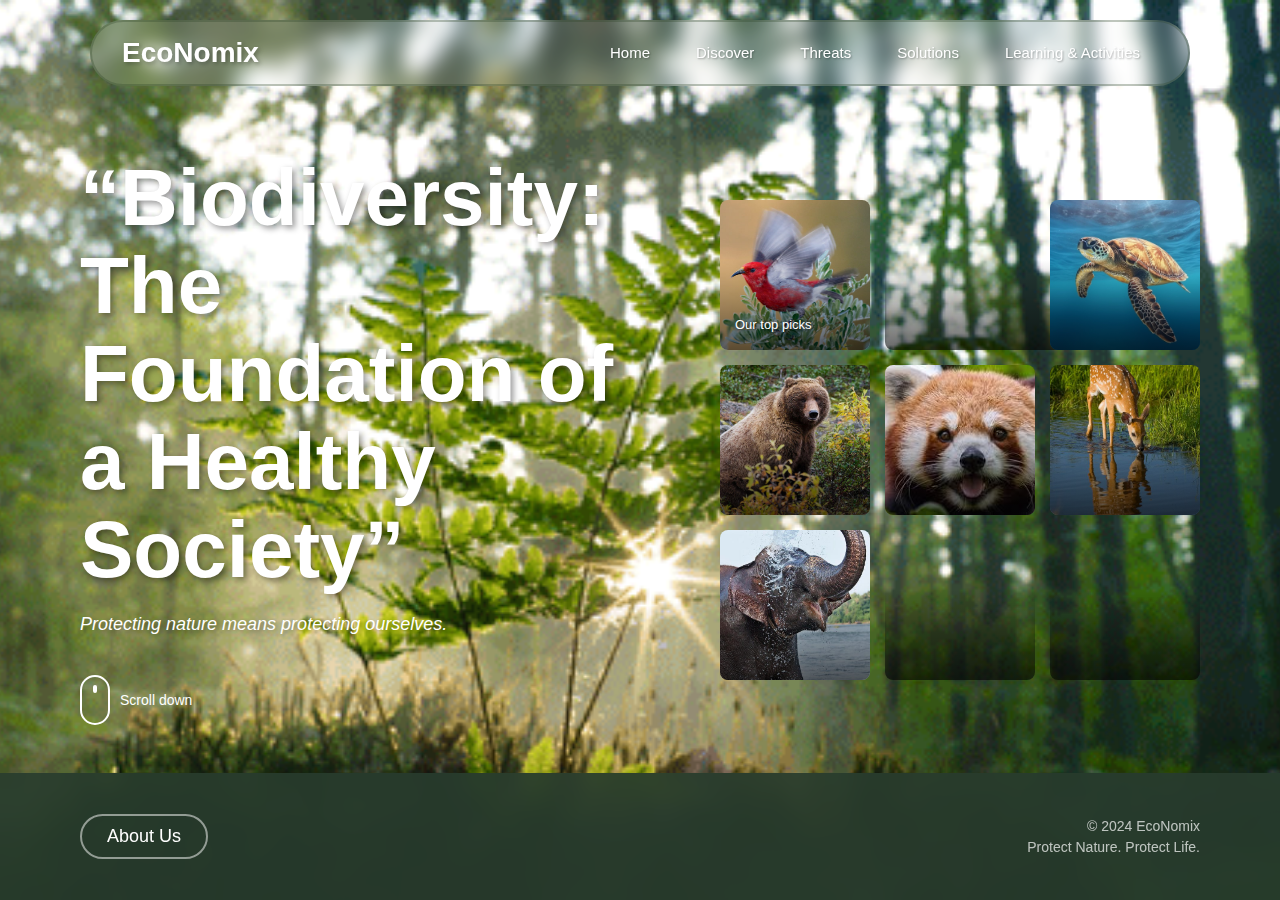
<file: index.html>
<!DOCTYPE html>
<html>
<head>
    <title>Home Page</title>
    <link rel="stylesheet" type="text/css" href="style.css">
</head>

<body>
    <div class="main">
        <div class="top">
            <div class="topleft">
                <p><a href="home.html">EcoNomix</a></p>
            </div>
            <div class="topright">
                <ul>
                    <li><a href="index.html">Home</a></li>
                    <li><a href="map.html">Discover</a></li>
                    <li><a href="threatsimpact.html">Threats</a></li>
                    <li><a href="solutions.html">Solutions</a></li>
                    <li><a href="discover.html">Learning & Activities</a></li>
                </ul>
            </div>
        </div>

        <div class="center">
            <div class="leftc">
                <h1>“Biodiversity: The Foundation of a Healthy Society”</h1>
                <p>Protecting nature means protecting ourselves.</p>
                <div class="scroll-indicator">
                    <div class="scroll-icon"></div>
                    <span>Scroll down</span>
                </div>
            </div>

            <div class="rightc">
                <div class="grid-item item1">
                    <p>Our top picks</p>
                </div>
                <div class="grid-item item2">
                    <p></p>
                </div>
                <div class="grid-item item3"></div>
                
                <div class="grid-item item4"></div>
                <div class="grid-item item5">
                    <p></p>
                </div>
                <div class="grid-item item6"></div>
                
                <div class="grid-item item7"></div>
                <div class="grid-item item8"></div>
                <div class="grid-item item9"></div>
            </div>
        </div>

        <div class="bottom">
            <footer>
                <div class="footer-left">
                    <a href="about.html" class="about-link">About Us</a>
                </div>
                <div class="footer-right">
                    <p>&copy; 2024 EcoNomix</p>
                    <p>Protect Nature. Protect Life.</p>
                </div>
            </footer>
        </div>
    </div>
</body>
</html>
</file>
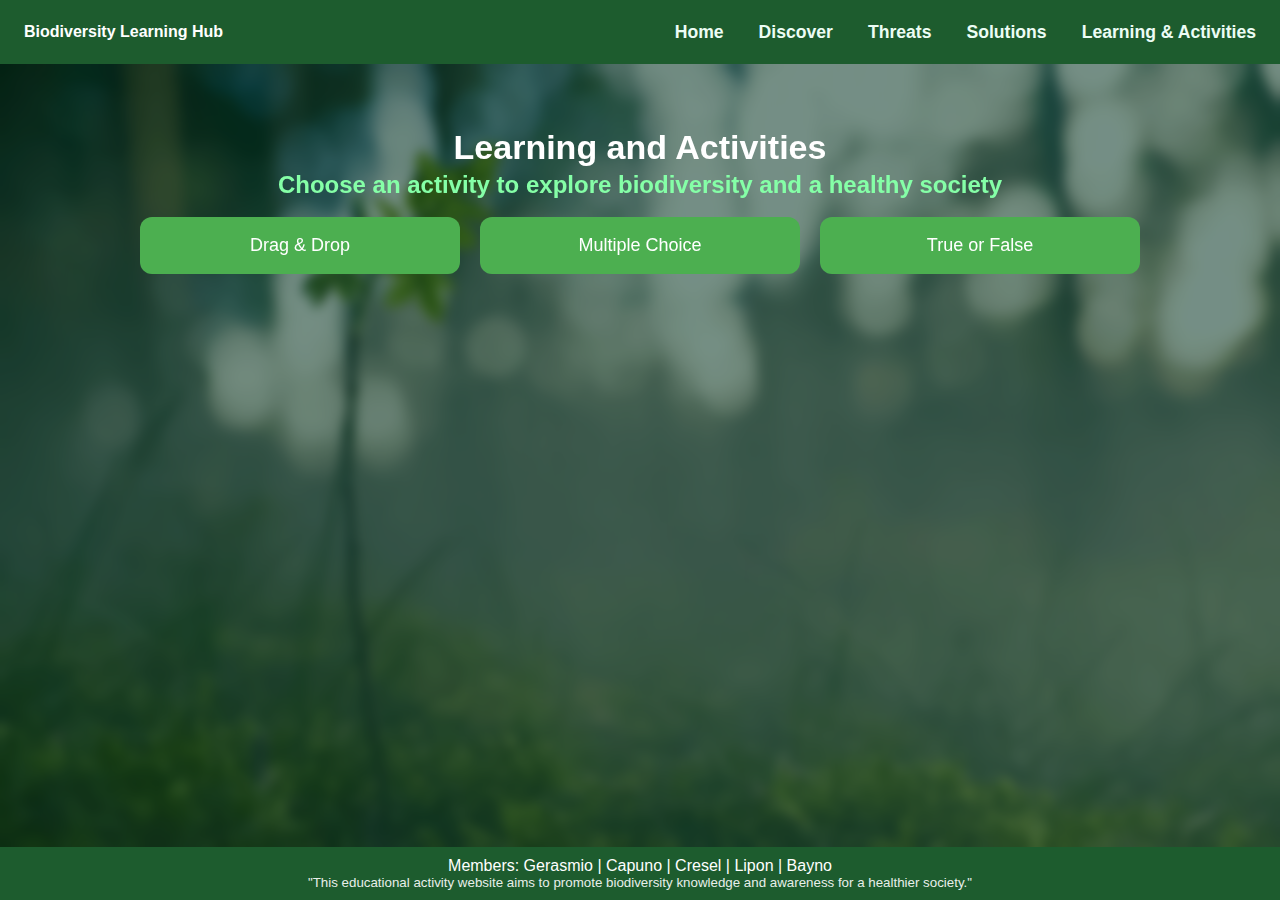
<file: discover.html>
<!DOCTYPE html>
<html lang="en">
<head>
<meta charset="utf-8" />
<meta name="viewport" content="width=device-width,initial-scale=1" />
<title>Learning and Activities</title>
<style>
*{box-sizing:border-box}
html,body{height:100%;margin:0;font-family:Arial,Helvetica,sans-serif;color:#ffffff}
body{background-image:url('img/home.jpg');background-size:cover;background-position:center;}

header{height:64px;background:#1d5c2e;color:#fff;display:flex;align-items:center;justify-content:space-between;padding:0 24px}
.brand{font-weight:700}
nav{display:flex;gap:18px}
nav div{cursor:default}

main{min-height:calc(100vh - 124px);padding:28px 20px;text-align:center}
h1{margin:8px 0 4px;font-size:28px}
h2{margin:0 0 18px;color:#85ffa7;font-weight:600}

.actions{display:flex;gap:20px;justify-content:center;flex-wrap:wrap;text-align:center}
.btn{background:#4caf50;color:#fff;border:0;padding:18px 28px;border-radius:12px;font-size:18px;cursor:pointer;min-width:320px;display:flex;justify-content:center;align-items:center}
.btn:hover{background:#3b9f3f}

.activity{display:none;height:calc(100vh - 64px);overflow:hidden}
.activity.fullscreen{display:flex;flex-direction:column;align-items:center;justify-content:flex-start;padding:22px;background-size:cover;background-position:center}

.top-controls{width:100%;display:flex;justify-content:space-between;gap:10px;align-items:center;margin-bottom:12px}
.control-left{display:flex;gap:10px}
.exit,.restart{background:#c62828;color:#fff;border:0;padding:8px 12px;border-radius:8px;cursor:pointer}
.restart{background:#1b5e20}

.drop-row{display:flex;gap:20px;width:100%;max-width:1100px;margin:18px auto;justify-content:center}
.dropzone{flex:1;min-height:180px;border:3px dashed rgba(27,94,32,0.9);border-radius:16px;background:rgba(1, 50, 32, 0.6);display:flex;align-items:center;justify-content:center;font-weight:700}
#dragArea{display:flex;flex-wrap:wrap;gap:10px;justify-content:center;max-width:1100px;margin:16px auto;padding:8px;overflow:auto}
.drag-item{width:110px;height:110px;border-radius:10px;border:2px solid #23723a;object-fit:cover;cursor:grab;transition:transform .15s,box-shadow .15s}
.drag-item:active{transform:scale(1.08);box-shadow:0 8px 20px rgba(0,0,0,.25)}
.dropzone.highlight{background:rgba(165,244,165,0.8);border-color:#00c853}


.question{font-size:22px;margin:14px 0}
.choices{display:flex;flex-direction:column;gap:12px;align-items:center}
.choice{
  width:300px;           
  height:60px;           
  line-height:60px;      
  border-radius:10px;
  border:2px solid #2e7d32;
  background:#458551;
  cursor:pointer;
  text-align:center;
  font-size:18px;
  transition:background 0.2s,transform 0.15s;
}
.choice:hover{background:#046c38;transform:scale(1.05)}


.tfBtns{display:flex;gap:18px;justify-content:center;margin-top:12px}
.tfBtns button{
  padding:14px 28px;
  border-radius:8px;
  border:0;
  background:#4caf50;
  color:#fff;
  font-size:18px;
  cursor:pointer;
  transition:background 0.2s,transform 0.15s;
}
.tfBtns button:hover{background:#81c784;transform:scale(1.05)}


footer{position:fixed;left:0;right:0;bottom:0;background:#1d5c2e;color:#fff;padding:10px 14px;text-align:center}
footer small{display:block;opacity:.9}


@media(min-width:900px){h1{font-size:34px}}




#menu {
  position: relative;
  min-height: calc(100vh - 124px); 
}

#menu .overlay {
  position: absolute;
  top: 0;
  left: 0;
  width: 100%;
  height: 101%;
  background: rgba(1,50,32,0.55); 
  backdrop-filter: blur(6px);    
  z-index: 0;                     
}

#menu .overlay-content {
  position: relative;
  z-index: 1;      
  color: #fff;
  text-align: center;
  padding: 28px 20px;
}

#menu .overlay h2 {
  color: #c8ffc8;   
  margin-bottom: 24px;
}

#menu .overlay .btn {
  background: #4caf50;
  color: #fff;
  font-weight: 600;
  box-shadow: 0 4px 12px rgba(0,0,0,0.3);
  transition: background 0.2s, transform 0.15s, box-shadow 0.15s;
}

#menu .overlay .btn:hover {
  background: #3b9f3f;
  transform: scale(1.05);
  box-shadow: 0 6px 18px rgba(0,0,0,0.4);
}



</style>
</head>
<body>

<header>
  <div class="brand">Biodiversity Learning Hub</div>
  <div>
            <ul style="
                list-style:none;
                display:flex;
                gap:35px;
                margin:0;
                padding:0;
                font-size:1.1rem;
                font-weight:600;
            ">
                <li><a href="index.html" style="color:#ecfdf5;text-decoration:none;">Home</a></li>
                <li><a href="map.html" style="color:#ecfdf5;text-decoration:none;">Discover</a></li>
                <li><a href="threatsimpact.html" style="color:#ecfdf5;text-decoration:none;">Threats</a></li>
                 <li><a href="solutions.html" style="color:#ecfdf5;text-decoration:none;">Solutions</a></li>
                <li><a href="discover.html" style="color:#ecfdf5;text-decoration:none;">Learning & Activities</a></li>
            </ul>
        </div>
</header>

<main id="menu">
  <div class="overlay"></div> 
  
  <div class="overlay-content">
    <h1>Learning and Activities</h1>
    <h2>Choose an activity to explore biodiversity and a healthy society</h2>

    <div class="actions">
      <button class="btn" id="btnDrag">Drag & Drop</button>
      <button class="btn" id="btnMCQ">Multiple Choice</button>
      <button class="btn" id="btnTF">True or False</button>
    </div>

    
  </div>
</main>


<!-- Drag & Drop activity -->
<section id="dragActivity" class="activity fullscreen" style="background-image:url('');">
  <div class="top-controls">
    <div class="control-left">
      <button class="exit" id="exitDrag">Exit</button>
      <button class="restart" id="restartDrag">Restart</button>
    </div>
    <div style="font-weight:700;color:#08361a"></div>
    <div></div>
  </div>

  <div class="drop-row">
    <div class="dropzone" id="bioZone">Biodegradable</div>
    <div class="dropzone" id="nonBioZone">Non-Biodegradable</div>
  </div>

  <div id="dragArea" aria-label="drag items area"></div>
</section>

<!-- MCQ -->
<section id="mcqActivity" class="activity fullscreen" style="background-image:url('img/mc.jpg');">
  <div class="top-controls">
    <div class="control-left">
      <button class="exit" id="exitMCQ">Exit</button>
      <button class="restart" id="restartMCQ">Restart</button>
    </div>
    <div style="font-weight:700;color:#86fcb3"></div>
    <div></div>
  </div>

  <div style="flex:1;display:flex;flex-direction:column;align-items:center;justify-content:center">
    <div class="question" id="mcqQuestion"></div>
    <div class="choices" id="mcqChoices"></div>
    <div style="margin-top:18px;font-weight:700" id="mcqScore"></div>
  </div>
</section>

<!-- True/False -->
<section id="tfActivity" class="activity fullscreen" style="background-image:url('img/tf.jpg');">
  <div class="top-controls">
    <div class="control-left">
      <button class="exit" id="exitTF">Exit</button>
      <button class="restart" id="restartTF">Restart</button>
    </div>
    <div style="font-weight:700;color:#08361a"></div>
    <div></div>
  </div>

  <div style="flex:1;display:flex;flex-direction:column;align-items:center;justify-content:center">
    <div class="question" id="tfQuestion"></div>
    <div class="tfBtns">
      <button id="btnTrue">True</button>
      <button id="btnFalse">False</button>
    </div>
    <div style="margin-top:18px;font-weight:700" id="tfScore"></div>
  </div>
</section>

<footer id="pageFooter">
  Members: Gerasmio | Capuno | Cresel | Lipon | Bayno
  <small>"This educational activity website aims to promote biodiversity knowledge and awareness for a healthier society."</small>
</footer>

<script>
/* ========== DATA ARRAYS ========== */
const dragItems = [
  {img:'img/banana.webp', type:'bio'},
  {img:'img/leaves3.avif', type:'bio'},
  {img:'img/paper2.webp', type:'bio'},
  {img:'img/apple.avif', type:'bio'},
  {img:'img/eggshell.webp', type:'bio'},
  {img:'img/grass.jpg', type:'bio'},
  {img:'img/cardboard3.jpg', type:'bio'},
  {img:'img/rice.jpg', type:'bio'},
  {img:'img/corn.jpg', type:'bio'},
  {img:'img/bottle.jpg', type:'non'},
  {img:'img/can.jpg', type:'non'},
  {img:'img/plastic.jpg', type:'non'},
  {img:'img/styrofoam.jpg', type:'non'},
  {img:'img/straw.avif', type:'non'},
  {img:'img/toyplastic.jpg', type:'non'}
];

let mcqQ = [
  {q:'Biodiversity provides humans with?',c:['Food and clean air','Robots','Concrete'],a:'Food and clean air'},
  {q:'What habitat supports coral species?',c:['Roads','Desert','Coral reefs'],a:'Coral reefs'},
  {q:'Mangroves help by?',c:['Adding trash','Reducing storm damage','Making smoke'],a:'Reducing storm damage'},
  {q:'Bees are important because they?',c:['Create plastic','Pollinate plants','Break trees'],a:'Pollinate plants'},
  {q:'Which ecosystem cleans water?',c:['Factories','Wetlands','Traffic'],a:'Wetlands'},
  {q:'Plants give?',c:['Smoke','Metal','Oxygen'],a:'Oxygen'},
  {q:'Marine biodiversity is highest in?',c:['Parking lots','Coral reefs','Subway'],a:'Coral reefs'},
  {q:'Trees help climate by?',c:['Absorbing CO₂','Making noise','Producing plastic'],a:'Absorbing CO₂'},
  {q:'Pollution affects?',c:['No one','Only rocks','All living organisms'],a:'All living organisms'},
  {q:'Which supports fish breeding?',c:['Concrete floor','Seagrass beds','Trash piles'],a:'Seagrass beds'},
  {q:'A healthy society needs?',c:['Broken rivers','Healthy ecosystems','Trash dumps'],a:'Healthy ecosystems'},
  {q:'Coral bleaching happens due to?',c:['Warm water','Cold food','Music'],a:'Warm water'},
  {q:'Overfishing causes?',c:['Species decline','More fish','Cleaner ocean'],a:'Species decline'},
  {q:'Trees prevent?',c:['Soil erosion','Littering','Wi-Fi drop'],a:'Soil erosion'},
  {q:'Less biodiversity means?',c:['Weaker ecosystems','Stronger storms','More malls'],a:'Weaker ecosystems'}
];

let tfQ = [
  {q:'Plants produce oxygen.',a:true},
  {q:'Pollution improves habitat.',a:false},
  {q:'Recycling can help protect biodiversity.',a:true},
  {q:'Overfishing harms ocean balance.',a:true},
  {q:'Forests provide oxygen.',a:true},
  {q:'Plastic has no effect on marine life.',a:false},
  {q:'Oceans affect climate.',a:true},
  {q:'Wetlands filter water.',a:true},
  {q:'Bees are pollinators.',a:true},
  {q:'Coral reefs are unaffected by warming.',a:false},
  {q:'Healthy biodiversity supports society.',a:true},
  {q:'Cutting trees increases oxygen.',a:false},
  {q:'Mangroves protect coastlines.',a:true},
  {q:'Trash in seas is safe for fish.',a:false},
  {q:'Diverse species mean stronger ecosystems.',a:true}
];

function shuffle(a){return a.sort(()=>Math.random()-0.5)}


function hideMenu(){
    document.getElementById('menu').style.display='none';
    document.getElementById('pageFooter').style.display='none';
    document.body.style.overflow='hidden';
}

function showMenu(){
    document.getElementById('menu').style.display='block';
    document.getElementById('pageFooter').style.display='block';
    document.querySelectorAll('.activity').forEach(a=>a.style.display='none');
    document.body.style.backgroundImage="url('img/smoke foresttt.gif')";
    document.body.style.overflow='auto';
}

/* ========== DRAG & DROP ========== */
let dragScore=0, draggedCount=0;
function startDragDrop(){
    hideMenu();
    dragScore=0; draggedCount=0;
    const section=document.getElementById('dragActivity');
    section.style.display='flex';
    document.body.style.backgroundImage="url('img/smoke foresttt.gif')";
    const area=document.getElementById('dragArea');
    area.innerHTML='';
    const items = shuffle(dragItems.slice());
    items.forEach(it=>{
        const img=document.createElement('img');
        img.src=it.img; img.className='drag-item'; img.draggable=true; img.dataset.type=it.type;
        img.addEventListener('dragstart', e=>e.dataTransfer.setData('type', it.type));
        area.appendChild(img);
    });
}

/* Drop zones */
['bioZone','nonBioZone'].forEach(id=>{
    const z=document.getElementById(id);
    z.ondragover=e=>{e.preventDefault(); z.classList.add('highlight');};
    z.ondragleave=()=> z.classList.remove('highlight');
    z.ondrop=e=>{
        e.preventDefault(); z.classList.remove('highlight');
        const type = e.dataTransfer.getData('type'); draggedCount++;
        if((type==='bio' && id==='bioZone')||(type==='non' && id==='nonBioZone')) dragScore++;
        if(draggedCount===dragItems.length) setTimeout(()=>alert(`Drag & Drop complete! Score: ${dragScore}/${dragItems.length}`),200);
    };
});

/* ========== MCQ ========== */
let mcIndex=0, mcScore=0;
function startMCQ(){
    hideMenu();
    mcIndex=0; mcScore=0;
    shuffle(mcqQ);
    document.getElementById('mcqActivity').style.display='flex';
    document.body.style.backgroundImage="url('img/wpforest5.jpg')";
    renderMCQ();
}
function renderMCQ(){
    if(mcIndex>=mcqQ.length){ alert(`Multiple Choice completed! Score: ${mcScore}/${mcqQ.length}`); return; }
    const q = mcqQ[mcIndex];
    document.getElementById('mcqQuestion').textContent = q.q;
    const choices = document.getElementById('mcqChoices');
    choices.innerHTML='';
    q.c.forEach(ch=>{
        const d = document.createElement('div'); d.className='choice'; d.textContent = ch;
        d.onclick = ()=>{ if(ch===q.a) mcScore++; mcIndex++; renderMCQ(); };
        choices.appendChild(d);
    });
}

/* ========== TRUE / FALSE ========== */
let tfIndex=0, tfScore=0;
function startTF(){
    hideMenu();
    tfIndex=0; tfScore=0;
    shuffle(tfQ);
    document.getElementById('tfActivity').style.display='flex';
    document.body.style.backgroundImage="url('img/wpforest.jpg')";
    renderTF();
}
function renderTF(){
    if(tfIndex>=tfQ.length){ alert(`True/False completed! Score: ${tfScore}/${tfQ.length}`); return; }
    document.getElementById('tfQuestion').textContent = tfQ[tfIndex].q;
}
document.getElementById('btnTrue').onclick=()=>{
    if(tfIndex<tfQ.length){ if(tfQ[tfIndex].a===true) tfScore++; tfIndex++; renderTF(); }
};
document.getElementById('btnFalse').onclick=()=>{
    if(tfIndex<tfQ.length){ if(tfQ[tfIndex].a===false) tfScore++; tfIndex++; renderTF(); }
};

/* Buttons */
document.getElementById('btnDrag').onclick=startDragDrop;
document.getElementById('btnMCQ').onclick=startMCQ;
document.getElementById('btnTF').onclick=startTF;
['exitDrag','exitMCQ','exitTF'].forEach(id=>document.getElementById(id).onclick=showMenu);
['restartDrag','restartMCQ','restartTF'].forEach(id=>{
    document.getElementById(id).onclick=()=>{
        if(id==='restartDrag') startDragDrop();
        if(id==='restartMCQ') startMCQ();
        if(id==='restartTF') startTF();
    };
});


showMenu();

</script>
</body>
</html>
</file>
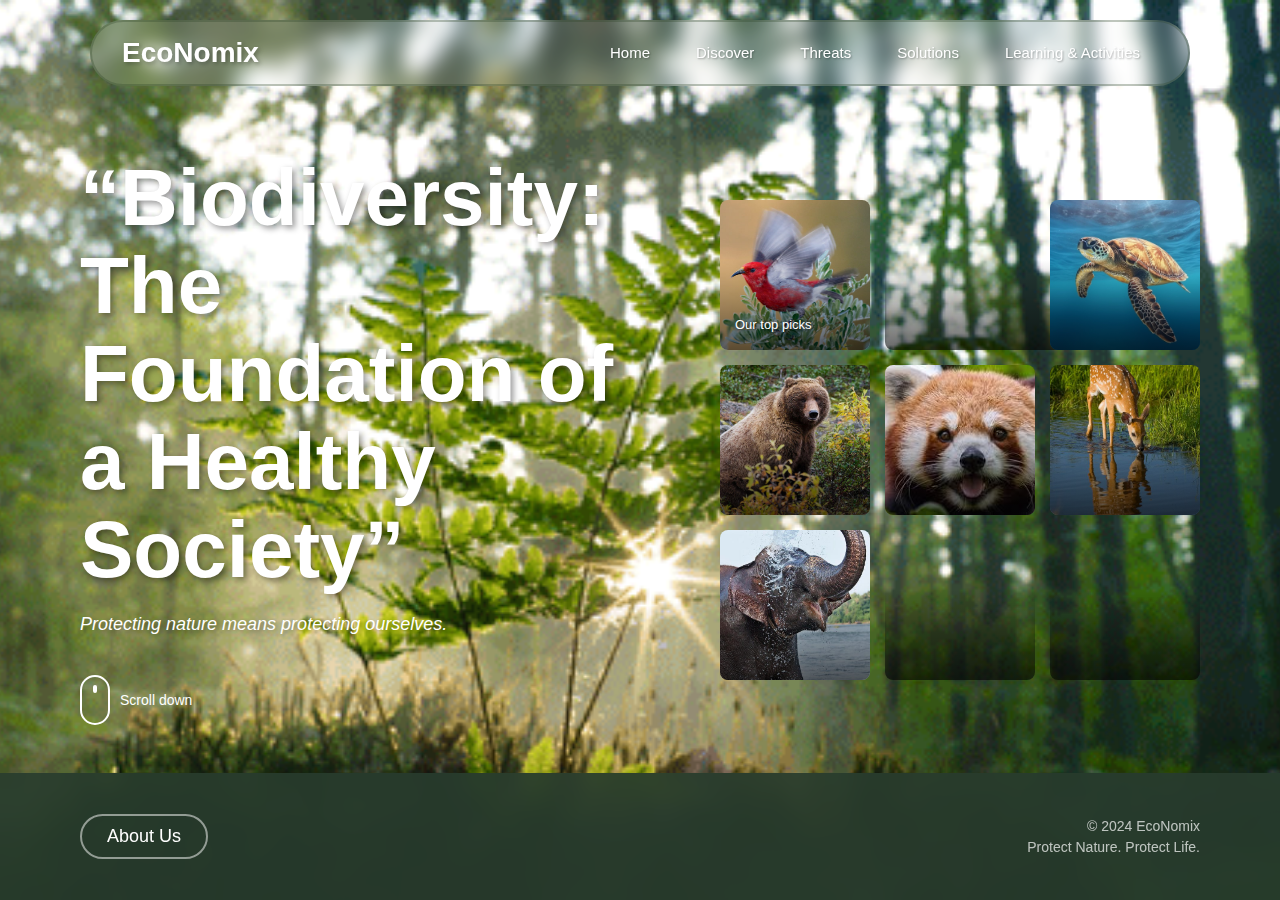
<file: home.html>
<!DOCTYPE html>
<html>
<head>
    <title>Home Page</title>
    <link rel="stylesheet" type="text/css" href="style.css">
</head>

<body>
    <div class="main">
        <div class="top">
            <div class="topleft">
                <p><a href="home.html">EcoNomix</a></p>
            </div>
            <div class="topright">
                <ul>
                    <li><a href="home.html">Home</a></li>
                    <li><a href="map.html">Discover</a></li>
                    <li><a href="threatsimpact.html">Threats</a></li>
                    <li><a href="solutions.html">Solutions</a></li>
                    <li><a href="index.html">Learning & Activities</a></li>
                </ul>
            </div>
        </div>

        <div class="center">
            <div class="leftc">
                <h1>“Biodiversity: The Foundation of a Healthy Society”</h1>
                <p>Protecting nature means protecting ourselves.</p>
                <div class="scroll-indicator">
                    <div class="scroll-icon"></div>
                    <span>Scroll down</span>
                </div>
            </div>

            <div class="rightc">
                <div class="grid-item item1">
                    <p>Our top picks</p>
                </div>
                <div class="grid-item item2">
                    <p></p>
                </div>
                <div class="grid-item item3"></div>
                
                <div class="grid-item item4"></div>
                <div class="grid-item item5">
                    <p></p>
                </div>
                <div class="grid-item item6"></div>
                
                <div class="grid-item item7"></div>
                <div class="grid-item item8"></div>
                <div class="grid-item item9"></div>
            </div>
        </div>

        <div class="bottom">
            <footer>
                <div class="footer-left">
                    <a href="about.html" class="about-link">About Us</a>
                </div>
                <div class="footer-right">
                    <p>&copy; 2024 EcoNomix</p>
                    <p>Protect Nature. Protect Life.</p>
                </div>
            </footer>
        </div>
    </div>
</body>
</html>
</file>
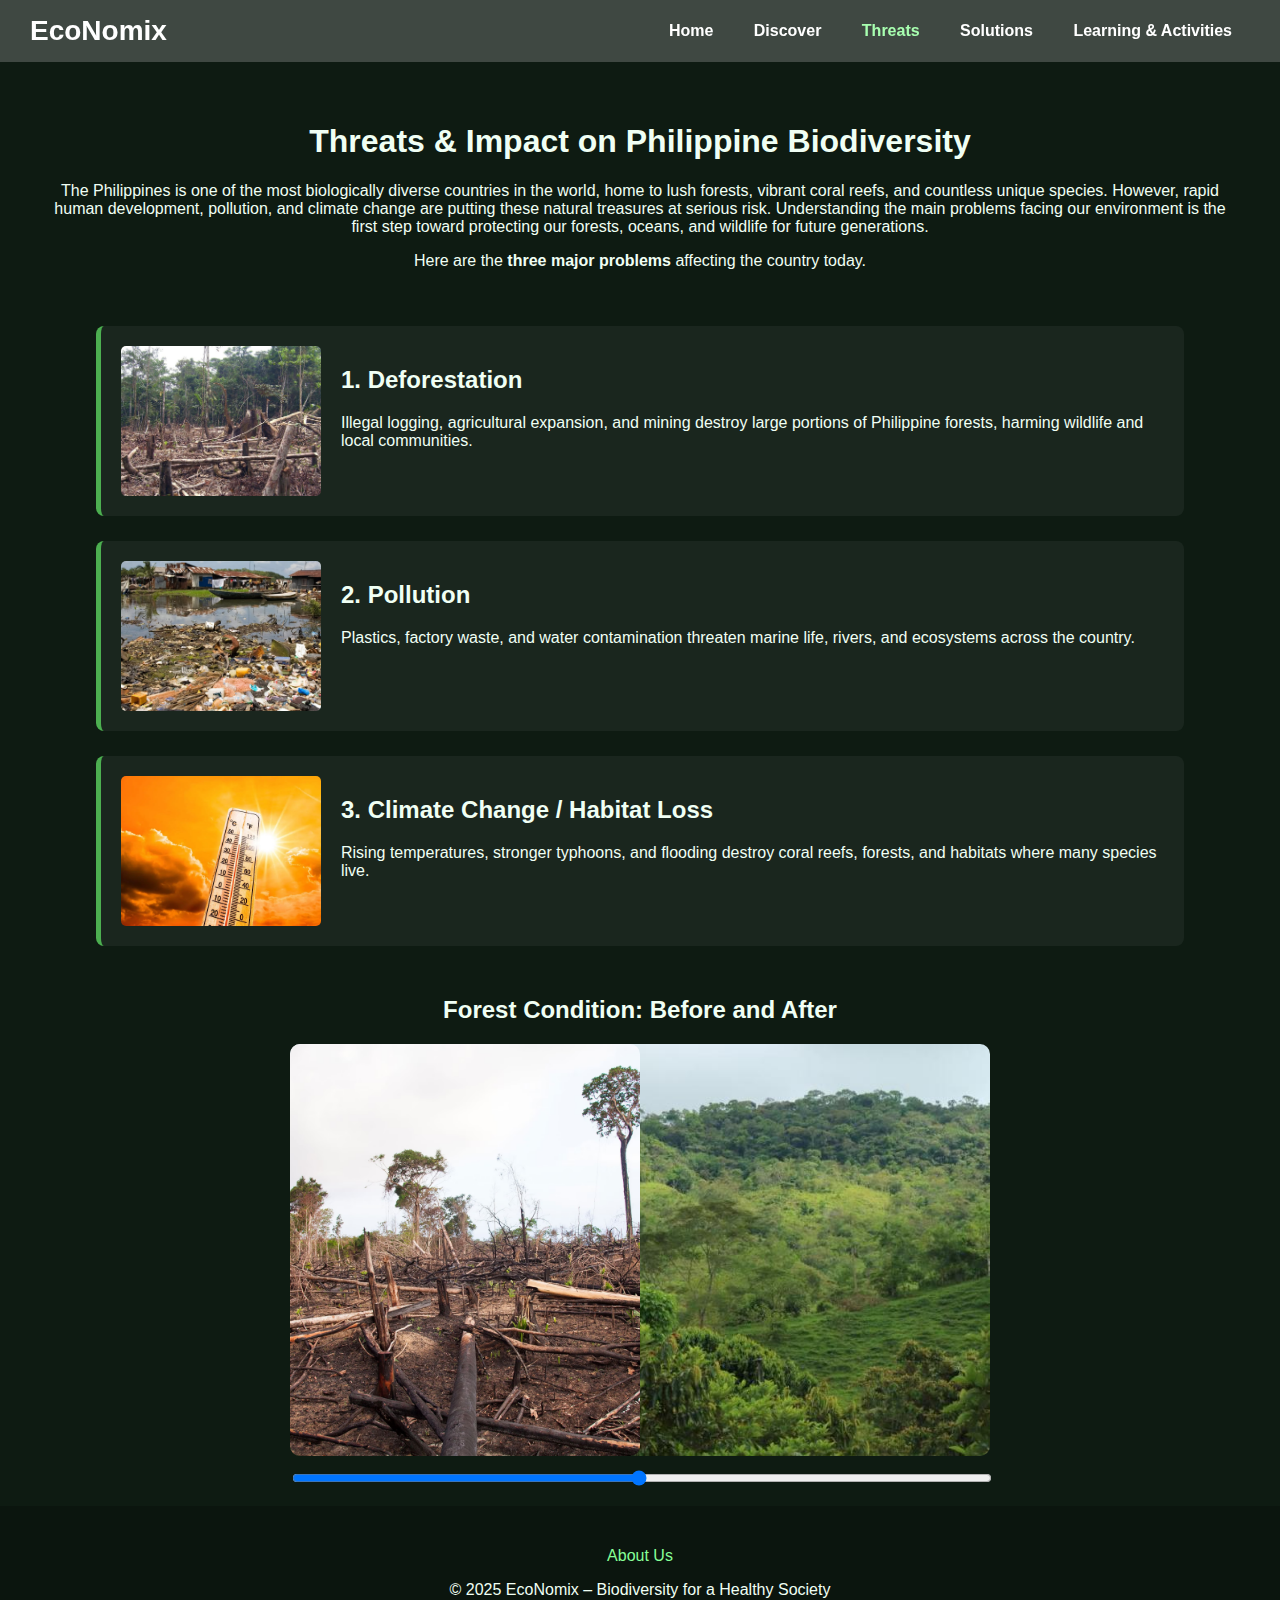
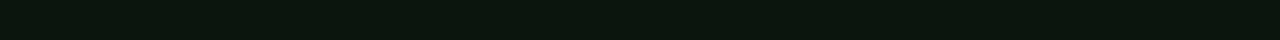
<file: threatsimpact.html>
<!DOCTYPE html>
<html lang="en">
<head>
    <meta charset="UTF-8">
    <title>EcoNomix – Threats & Impact</title>
    <style>
        /* ===== BODY ===== */
        * {
            box-sizing: border-box;
        }

        body {
            margin: 0;
            font-family: Arial, sans-serif;
            background-color: #0e1b12; /* Dark forest green */
            color: #f0fff4;
        }

        /* ===== TOPBAR ===== */
        .topbar {
            display: flex;
            justify-content: space-between;
            align-items: center;
            background: rgba(180, 180, 180, 0.3);
            padding: 15px 30px;
            backdrop-filter: blur(10px);
        }

        .logo {
            font-size: 28px;
            font-weight: bold;
            color: white;
        }

        /* ===== NAV ===== */
        nav a {
            color: white;
            margin: 0 18px;
            font-weight: bold;
            text-decoration: none;
            font-size: 16px;
        }

        nav a:hover,
        nav a.active {
            color: #a8ffb0; /* Light green highlight */
        }

        /* ===== INTRO ===== */
        .intro {
            padding: 40px;
            text-align: center;
        }

        /* ===== THREATS ===== */
        .threats-section {
            width: 85%;
            margin: 0 auto;
        }

        .threat {
            background: rgba(255, 255, 255, 0.05);
            padding: 20px;
            margin-bottom: 25px;
            border-left: 5px solid #4CAF50;
            display: flex;
            gap: 20px;
            border-radius: 8px;
        }

        .threat img {
            width: 200px;
            height: 150px;
            object-fit: cover;
            border-radius: 5px;
        }

        /* ===== SLIDER SECTION ===== */
        .slider-section {
            width: 85%;
            margin: 50px auto;
            text-align: center;
        }

        .before-after-container {
            position: relative;
            max-width: 700px;
            margin: 20px auto;
            height: 412px; /* Fixed height for both images */
            
        }

        .before-after-container img {
            width: 100%;
            border-radius: 10px;
        }

        .after-img {
            position: absolute;
            top: 0;
            left: 0;
            width: 50%;
            height: 100%; /* match container height */
            overflow: hidden;
            transition: width 0.3s;
        }

        .after-img img {
            width: 100%;
            height: 100%;
            object-fit: cover; /* ensures the image fits the container */
            border-radius: 10px;
        }

        input[type="range"] {
            width: 100%;
            margin-top: 10px;
        }

        /* ===== FOOTER ===== */
        footer {
            background: #0b150e;
            padding: 25px;
            text-align: center;
            margin-top: 40px;
        }

        footer a {
            color: #86ff97;
            text-decoration: none;
        }
    </style>
</head>

<body>

    <!-- HEADER + NAV -->
    <header class="topbar">
        <div class="logo">EcoNomix</div>
        <nav>
            <a href="index.html">Home</a>
            <a href="map.html">Discover</a>
            <a href="threatsimpact.html" class="active">Threats</a>
            <a href="solutions.html">Solutions</a>
            <a href="discover.html">Learning & Activities</a>
        </nav>
    </header>

    <!-- INTRO -->
    <section class="intro">
        <h1>Threats & Impact on Philippine Biodiversity</h1>
        <p>
            The Philippines is one of the most biologically diverse countries in the world, home to lush forests,
            vibrant coral reefs, and countless unique species. However, rapid human development, pollution, and climate
            change are putting these natural treasures at serious risk. Understanding the main problems facing our environment
            is the first step toward protecting our forests, oceans, and wildlife for future generations.
        </p>
        <p>Here are the <strong>three major problems</strong> affecting the country today.</p>
    </section>

    <!-- 3 MAIN THREATS BEFORE INTERACTIVITY -->
    <section class="threats-section">
        <div class="threat">
            <img src="./picturegggg/deforestation.jpg"   alt="Deforestation">
            <div>
                <h2>1. Deforestation</h2>
                <p>
                    Illegal logging, agricultural expansion, and mining destroy large portions
                    of Philippine forests, harming wildlife and local communities.
                </p>
            </div>
        </div>

        <div class="threat">
            <img src="./picturegggg/pollution.jpg" alt="Pollution">
            <div>
                <h2>2. Pollution</h2>
                <p>
                    Plastics, factory waste, and water contamination threaten marine life,
                    rivers, and ecosystems across the country.
                </p>
            </div>
        </div>

        <div class="threat">
            <img src="./picturegggg/change.jpg" alt="Climate Change">
            <div>
                <h2>3. Climate Change / Habitat Loss</h2>
                <p>
                    Rising temperatures, stronger typhoons, and flooding destroy coral reefs,
                    forests, and habitats where many species live.
                </p>
            </div>
        </div>
    </section>

    <!-- BEFORE & AFTER INTERACTIVITY -->
    <section class="slider-section">
        <h2>Forest Condition: Before and After</h2>
        <div class="before-after-container">
            <img src="./picturegggg/before.jpg" class="before-img" alt="Forest Before">
            <div class="after-img" id="afterReveal">
                <img src="./picturegggg/after.jpg" alt="Forest After">
            </div>
            <input type="range" min="1" max="100" value="50" id="slider">
        </div>
    </section>

    <script>
        const slider = document.getElementById("slider");
        const afterReveal = document.getElementById("afterReveal");

        slider.oninput = function () {
            afterReveal.style.width = this.value + "%";
        }
    </script>

    <!-- FOOTER -->
    <footer>
        <p><a href="about.html">About Us</a></p>
        <p>© 2025 EcoNomix – Biodiversity for a Healthy Society</p>
    </footer>

</body>
</html>
</file>
<file: style.css>
/* Reset */
* {
    margin: 0;
    padding: 0;
    box-sizing: border-box;
}

body {
    font-family: Arial, Helvetica, sans-serif;
    background: url('1.gif') center/cover no-repeat fixed;
    min-height: 100vh;
    display: flex;
    flex-direction: column;
}

.main {
    flex: 1;
    display: flex;
    flex-direction: column;
}

.top {
    width: 90%;
    max-width: 1100px;
    margin: 20px auto;
    padding: 15px 30px;
    display: flex;
    align-items: center;
    justify-content: space-between;
    background: rgba(255, 255, 255, 0.15);
    backdrop-filter: blur(10px);
    border: 2px solid rgba(48, 69, 41, 0.3);
    border-radius: 50px;
}

.topleft p {
    font-size: 28px;
    color: white;
    font-weight: 600;
    text-shadow: 2px 2px 4px rgba(0,0,0,0.3);
}

.topleft p a {
    text-decoration: none;
    color: white;
}

.topright ul {
    display: flex;
    gap: 10px;
    list-style: none;
}

.topright ul li a {
    text-decoration: none;
    color: white;
    padding: 8px 18px;
    font-size: 15px;
    border-radius: 30px;
    transition: 0.3s;
    text-shadow: 1px 1px 2px rgba(0,0,0,0.3);
}

.topright ul li a:hover {
    background: rgba(255, 255, 255, 0.2);
}

.center {
    flex: 1;
    display: flex;
    justify-content: space-between;
    align-items: center;
    padding: 40px 80px;
    gap: 60px;
}

.leftc {
    flex: 1;
    max-width: 600px;
}

.leftc h1 {
    font-size: 80px;
    color: white;
    font-weight: 700;
    line-height: 1.1;
    margin-bottom: 20px;
    text-shadow: 3px 3px 6px rgba(0,0,0,0.4);
}

.leftc p {
    font-size: 18px;
    color: white;
    font-style: italic;
    margin-bottom: 40px;
    text-shadow: 2px 2px 4px rgba(0,0,0,0.3);
}

.scroll-indicator {
    display: flex;
    align-items: center;
    gap: 10px;
    color: white;
    font-size: 14px;
    margin-top: 20px;
}

.scroll-icon {
    width: 30px;
    height: 50px;
    border: 2px solid white;
    border-radius: 20px;
    position: relative;
}

.scroll-icon::before {
    content: '';
    position: absolute;
    top: 8px;
    left: 50%;
    transform: translateX(-50%);
    width: 4px;
    height: 8px;
    background: white;
    border-radius: 2px;
    animation: scroll 1.5s infinite;
}

@keyframes scroll {
    0%, 100% { opacity: 0; top: 8px; }
    50% { opacity: 1; top: 16px; }
}

.rightc {
    display: grid;
    grid-template-columns: repeat(3, 150px);
    grid-template-rows: repeat(3, 150px);
    gap: 15px;
}

.grid-item {
    background-size: cover;
    background-position: center;
    border-radius: 8px;
    overflow: hidden;
    position: relative;
    display: flex;
    align-items: flex-end;
    padding: 15px;
}

.grid-item p {
    color: white;
    font-size: 13px;
    line-height: 1.4;
    z-index: 2;
    text-shadow: 1px 1px 3px rgba(0,0,0,0.7);
}

.grid-item::before {
    content: '';
    position: absolute;
    inset: 0;
    background: linear-gradient(to bottom, transparent 40%, rgba(0,0,0,0.6));
}

.item1 {
    grid-column: 1 / 2;
    grid-row: 1 / 2;
     background-image: url('./7.jpg');
}

.item2 {
    grid-column: 2 / 4;
    grid-row: 1 / 2;
    background-image: url('https://i.pinimg.com/736x/9f/10/24/9f10249bf742c35dcb5f6f0a2a1f155f.jpg');
}

.item3 {
    grid-column: 3 / 4;
    grid-row: 1 / 2;
     background-image: url('./4.jpeg');
}

.item4 {
    grid-column: 1 / 2;
    grid-row: 2 / 3;
    background-image: url('./5.jpg');
}

.item5 {
    grid-column: 2 / 3;
    grid-row: 2 / 3;
     background-image: url('./6.jpeg');
}

.item6 {
    grid-column: 3 / 4;
    grid-row: 2 / 3;
    background-image: url('./3.jpeg');
}

.item7 {
    grid-column: 1 / 2;
    grid-row: 3 / 4;
    background-image: url('./2.jpeg ');
}

.item8 {        
    grid-column: 2 / 3;
    grid-row: 3 / 4;
    background-image: url('https://images.unsplash.com/photo-1510771463146-e89e6e86560e?w=400');
}

.item9 {
    grid-column: 3 / 4;
    grid-row: 3 / 4;
    background-image: url('https://i.pinimg.com/236x/24/f1/a0/24f1a049698cd13fa89e8f2203d74a55.jpg');
}
s
.bottom {
    background: rgba(40, 60, 45, 0.9);
    backdrop-filter: blur(10px);
    padding: 40px 80px;
}

footer {
    display: flex;
    justify-content: space-between;
    align-items: center;
    color: rgba(255, 255, 255, 0.7);
    font-size: 14px;
}

.footer-left {
    display: flex;
    align-items: center;
}

.about-link {
    text-decoration: none;
    color: white;
    font-size: 18px;
    font-weight: 500;
    padding: 10px 25px;
    border: 2px solid rgba(255, 255, 255, 0.5);
    border-radius: 30px;
    transition: 0.3s;
}

.about-link:hover {
    background: rgba(255, 255, 255, 0.1);
    border-color: white;
}

.footer-right {
    text-align: right;
}

.footer-right p {
    margin: 5px 0;
}

/* Reset */
* {
    margin: 0;
    padding: 0;
    box-sizing: border-box;
}

body {
    font-family: Arial, Helvetica, sans-serif;
    background: url('1.gif') center/cover no-repeat fixed;
    min-height: 100vh;
    display: flex;
    flex-direction: column;
}

.main {
    flex: 1;
    display: flex;
    flex-direction: column;
}

/* Navigation - Same as home page */
.top {
    width: 90%;
    max-width: 1100px;
    margin: 20px auto;
    padding: 15px 30px;
    display: flex;
    align-items: center;
    justify-content: space-between;
    background: rgba(255, 255, 255, 0.15);
    backdrop-filter: blur(10px);
    border: 2px solid rgba(48, 69, 41, 0.3);
    border-radius: 50px;
}

.topleft p {
    font-size: 28px;
    color: white;
    font-weight: 600;
    text-shadow: 2px 2px 4px rgba(0,0,0,0.3);
}

.topleft p a {
    text-decoration: none;
    color: white;
}

.topright ul {
    display: flex;
    gap: 10px;
    list-style: none;
}

.topright ul li a {
    text-decoration: none;
    color: white;
    padding: 8px 18px;
    font-size: 15px;
    border-radius: 30px;
    transition: 0.3s;
    text-shadow: 1px 1px 2px rgba(0,0,0,0.3);
}

.topright ul li a:hover {
    background: rgba(255, 255, 255, 0.2);
}

/* About Content */
.about-content {
    flex: 1;
    max-width: 1200px;
    margin: 0 auto;
    padding: 40px 60px;
    width: 100%;
}

.about-header {
    text-align: center;
    margin-bottom: 60px;
}

.about-header h1 {
    font-size: 60px;
    color: white;
    font-weight: 700;
    margin-bottom: 15px;
    text-shadow: 3px 3px 6px rgba(0,0,0,0.4);
}

.about-header p {
    font-size: 20px;
    color: white;
    text-shadow: 2px 2px 4px rgba(0,0,0,0.3);
}

/* Team Grid */
.team-grid {
    display: grid;
    grid-template-columns: repeat(auto-fit, minmax(280px, 1fr));
    gap: 30px;
    margin-bottom: 60px;
}

.team-member {
    background: rgba(255, 255, 255, 0.15);
    backdrop-filter: blur(10px);
    border: 2px solid rgba(255, 255, 255, 0.2);
    border-radius: 20px;
    padding: 25px;
    transition: transform 0.3s, box-shadow 0.3s;
}

.team-member:hover {
    transform: translateY(-5px);
    box-shadow: 0 10px 30px rgba(0,0,0,0.3);
}

.member-image {
    width: 100%;
    height: 250px;
    border-radius: 15px;
    overflow: hidden;
    margin-bottom: 20px;
    background: rgba(255, 255, 255, 0.1);
}

.member-image img {
    width: 100%;
    height: 100%;
    object-fit: cover;
}

.member-info h3 {
    font-size: 24px;
    color: white;
    margin-bottom: 8px;
    text-shadow: 2px 2px 4px rgba(0,0,0,0.3);
}

.member-info .role {
    font-size: 16px;
    color: rgba(255, 255, 255, 0.8);
    font-weight: 600;
    margin-bottom: 12px;
    text-shadow: 1px 1px 3px rgba(0,0,0,0.3);
}

.member-info .description {
    font-size: 14px;
    color: rgba(255, 255, 255, 0.9);
    line-height: 1.6;
    text-shadow: 1px 1px 2px rgba(0,0,0,0.3);
}

/* Mission Section */
.mission-section {
    background: rgba(255, 255, 255, 0.15);
    backdrop-filter: blur(10px);
    border: 2px solid rgba(255, 255, 255, 0.2);
    border-radius: 20px;
    padding: 40px;
    text-align: center;
}

.mission-section h2 {
    font-size: 36px;
    color: white;
    margin-bottom: 20px;
    text-shadow: 2px 2px 4px rgba(0,0,0,0.3);
}

.mission-section p {
    font-size: 18px;
    color: rgba(255, 255, 255, 0.95);
    line-height: 1.8;
    max-width: 800px;
    margin: 0 auto;
    text-shadow: 1px 1px 3px rgba(0,0,0,0.3);
}

/* Footer - Same as home page */
.bottom {
    background: rgba(40, 60, 45, 0.9);
    backdrop-filter: blur(10px);
    padding: 40px 80px;
}

footer {
    display: flex;
    justify-content: space-between;
    align-items: center;
    color: rgba(255, 255, 255, 0.7);
    font-size: 14px;
}

.footer-left {
    display: flex;
    align-items: center;
}

.about-link {
    text-decoration: none;
    color: white;
    font-size: 18px;
    font-weight: 500;
    padding: 10px 25px;
    border: 2px solid rgba(255, 255, 255, 0.5);
    border-radius: 30px;
    transition: 0.3s;
}

.about-link:hover {
    background: rgba(255, 255, 255, 0.1);
    border-color: white;
}

.footer-right {
    text-align: right;
}

.footer-right p {
    margin: 5px 0;
}
</file>
